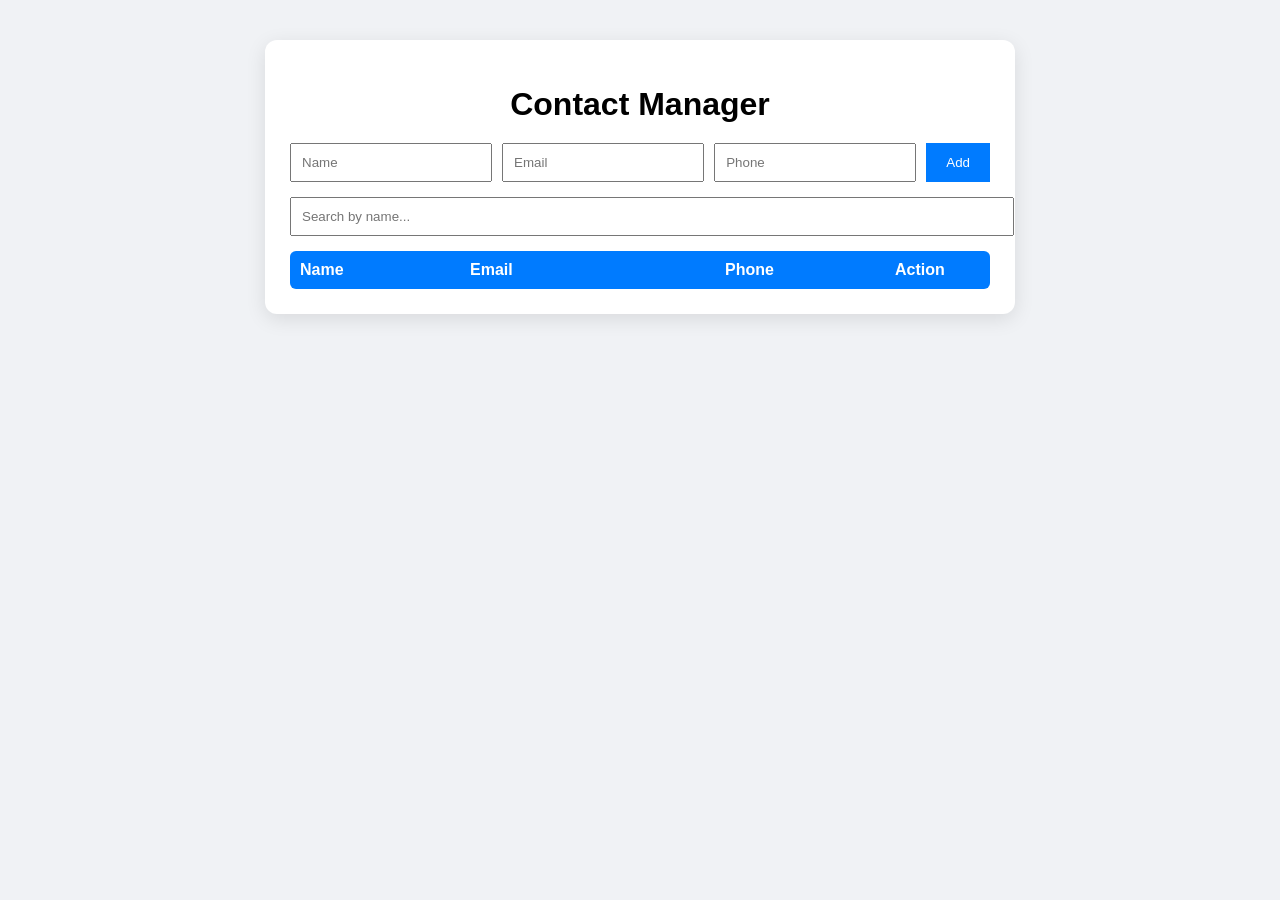
<file: Contact Management System/index.html>
<!DOCTYPE html>
<html lang="en">
<head>
    <meta charset="UTF-8">
    <title>Professional Contact Manager</title>
    <link rel="stylesheet" href="style.css">
</head>
<body>

<div class="container">

    <h1>Contact Manager</h1>

    <form id="contactForm" class="form">
        <input type="text" id="name" placeholder="Name" required>
        <input type="email" id="email" placeholder="Email" required>
        <input type="text" id="phone" placeholder="Phone" required>
        <button type="submit">Add</button>
    </form>

    <input type="text" id="search" placeholder="Search by name...">

    <div class="table">
        <div class="table-header">
            <span>Name</span>
            <span>Email</span>
            <span>Phone</span>
            <span>Action</span>
        </div>

        <div id="contactList"></div>
    </div>

</div>

<script src="script.js"></script>
</body>
</html>
</file>
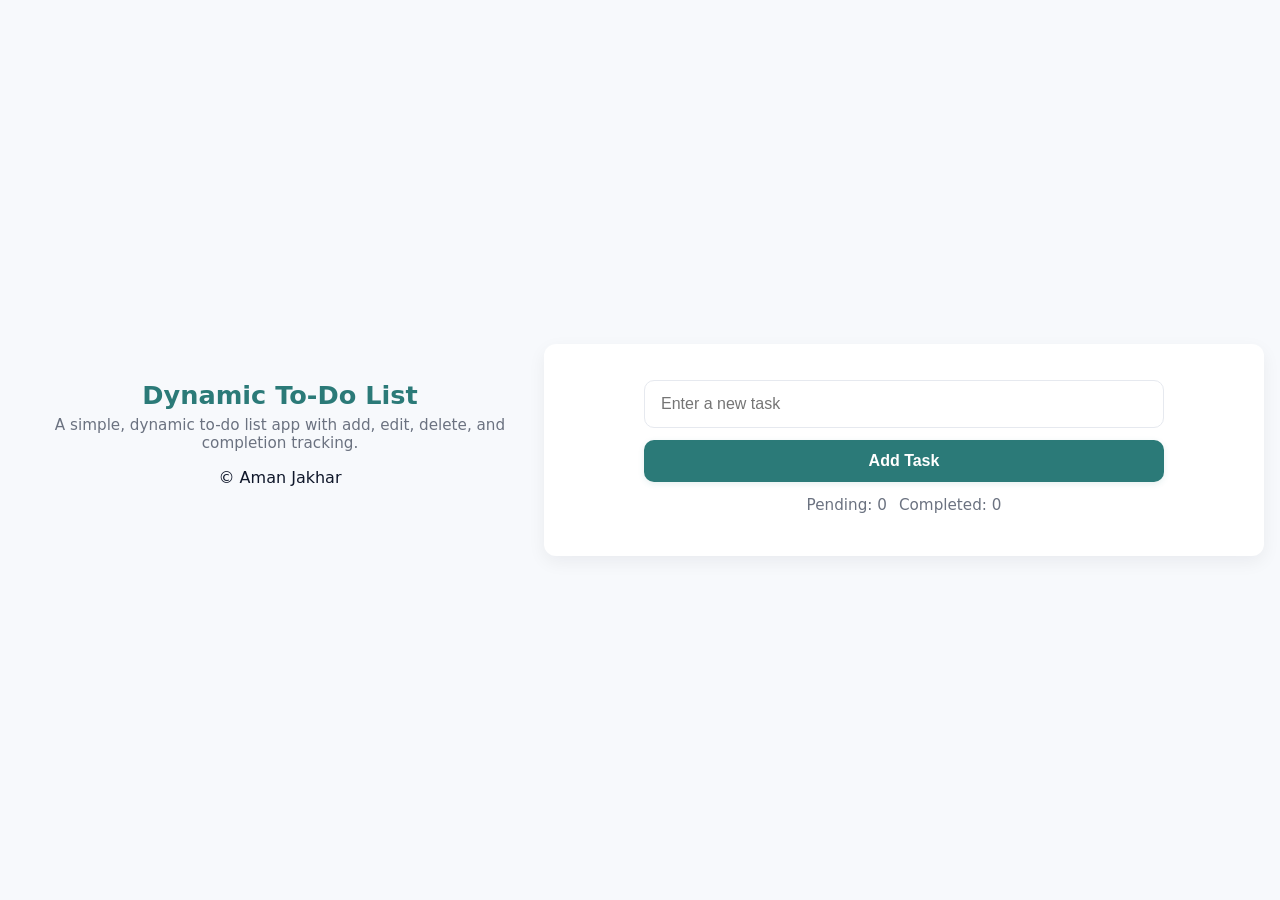
<file: Dynamic to do List/index.html>
<!--
Project: Dynamic To-Do List
Author: Aman Jakhar
Date: 2026-04-02
-->
<!DOCTYPE html>
<html lang="en">
<head>
  <meta charset="utf-8" />
  <meta name="viewport" content="width=device-width, initial-scale=1" />
  <title>Dynamic To-Do List</title>
  <link rel="stylesheet" href="style.css" />
</head>
<body>
  <header class="app-header">
    <h1>Dynamic To-Do List</h1>
    <p class="app-desc">A simple, dynamic to-do list app with add, edit, delete, and completion tracking.</p>
    <p class="copyright">© Aman Jakhar</p>
  </header>

  <main class="container">
    <section class="input-area">
      <label for="taskInput" class="visually-hidden">Enter a new task</label>
      <input id="taskInput" type="text" placeholder="Enter a new task" aria-label="Task input" />
      <button id="addBtn" type="button">Add Task</button>
    </section>

    <section class="counters">
      <span id="pendingCount">Pending: 0</span>
      <span id="completedCount">Completed: 0</span>
    </section>

    <section class="list-area">
      <ul id="taskList" aria-live="polite"></ul>
    </section>
  </main>

  <script src="script.js"></script>
</body>
</html>
</file>
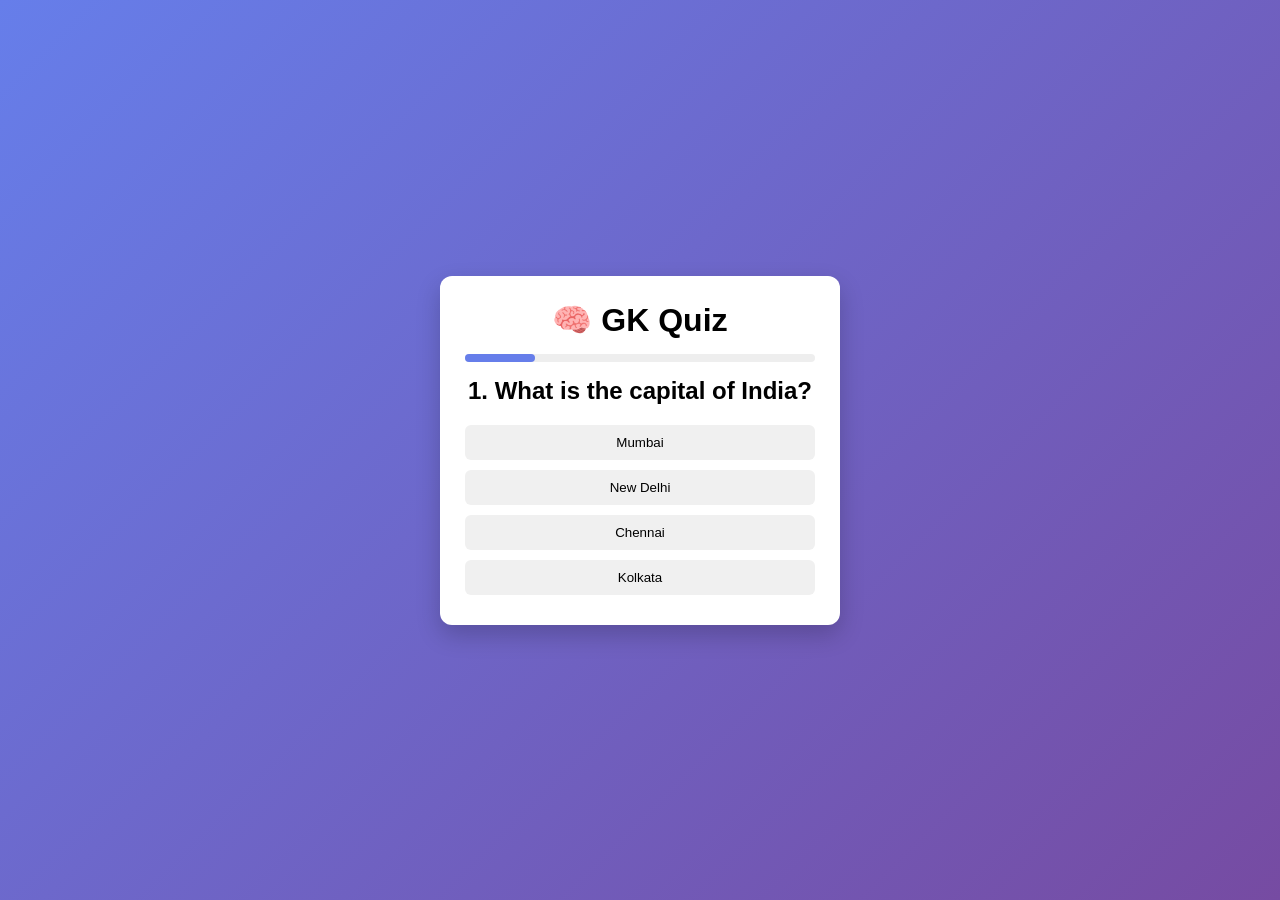
<file: Interactive quiz/index.html>
<!DOCTYPE html>
<html lang="en">
<head>
    <meta charset="UTF-8">
    <title>GK Quiz App</title>
    <link rel="stylesheet" href="style.css">
</head>
<body>

<div class="app">
    <h1>🧠 GK Quiz</h1>

    <div class="quiz">
        <div class="progress">
            <div id="progress-bar"></div>
        </div>

        <h2 id="question">Question</h2>

        <div id="answer-buttons"></div>

        <button id="next-btn">Next</button>
    </div>
</div>

<script src="script.js"></script>
</body>
</html>
</file>
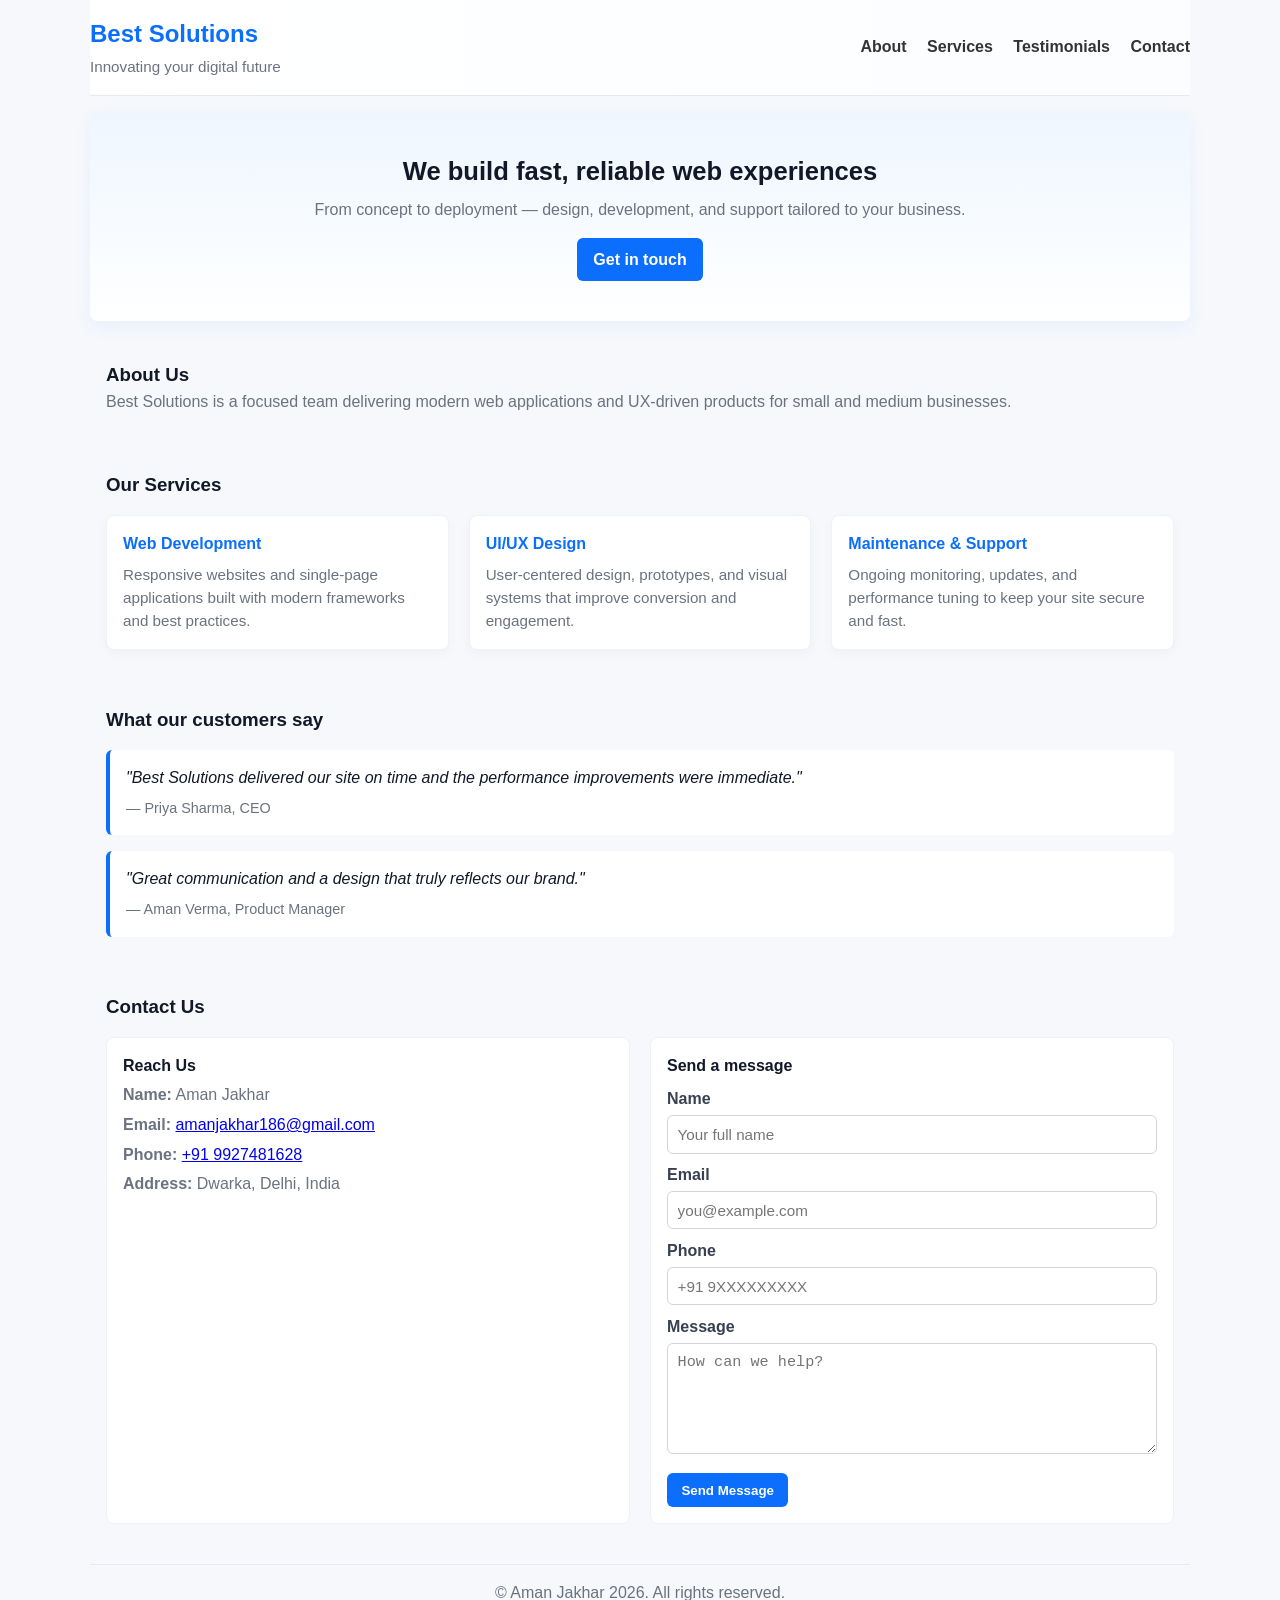
<file: Landing Page/index.html>
<!doctype html>
<html lang="en">
<head>
  <meta charset="utf-8" />
  <meta name="viewport" content="width=device-width,initial-scale=1" />
  <title>Best Solutions — Landing Page</title>
  <link rel="stylesheet" href="style.css" />
</head>
<body>
  <header id="site-header" class="container">
    <div class="brand">
      <h1 class="company-name">Best Solutions</h1>
      <p class="tagline">Innovating your digital future</p>
    </div>
    <nav class="main-nav">
      <a href="#about">About</a>
      <a href="#services">Services</a>
      <a href="#testimonials">Testimonials</a>
      <a href="#contact">Contact</a>
    </nav>
  </header>

  <section id="hero" class="hero container">
    <div class="hero-content">
      <h2>We build fast, reliable web experiences</h2>
      <p>From concept to deployment — design, development, and support tailored to your business.</p>
      <a class="cta" href="#contact">Get in touch</a>
    </div>
  </section>

  <main>
    <section id="about" class="container section about">
      <h3>About Us</h3>
      <p>Best Solutions is a focused team delivering modern web applications and UX-driven products for small and medium businesses.</p>
    </section>

    <section id="services" class="container section services">
      <h3>Our Services</h3>
      <div class="services-grid">
        <article class="service-card">
          <h4>Web Development</h4>
          <p>Responsive websites and single-page applications built with modern frameworks and best practices.</p>
        </article>

        <article class="service-card">
          <h4>UI/UX Design</h4>
          <p>User-centered design, prototypes, and visual systems that improve conversion and engagement.</p>
        </article>

        <article class="service-card">
          <h4>Maintenance & Support</h4>
          <p>Ongoing monitoring, updates, and performance tuning to keep your site secure and fast.</p>
        </article>
      </div>
    </section>

    <section id="testimonials" class="container section testimonials">
      <h3>What our customers say</h3>
      <div class="testimonials-list">
        <blockquote class="testimonial">
          <p class="quote">"Best Solutions delivered our site on time and the performance improvements were immediate."</p>
          <footer class="cite">— Priya Sharma, CEO</footer>
        </blockquote>

        <blockquote class="testimonial">
          <p class="quote">"Great communication and a design that truly reflects our brand."</p>
          <footer class="cite">— Aman Verma, Product Manager</footer>
        </blockquote>
      </div>
    </section>

    <section id="contact" class="container section contact">
      <h3>Contact Us</h3>

      <div class="contact-grid">
        <div class="contact-info">
          <h4>Reach Us</h4>
          <p><strong>Name:</strong> Aman Jakhar</p>
          <p><strong>Email:</strong> <a href="mailto:amanjakhar186@gmail.com">amanjakhar186@gmail.com</a></p>
          <p><strong>Phone:</strong> <a href="tel:+919304648633">+91 9927481628</a></p>
          <p><strong>Address:</strong> Dwarka, Delhi, India</p>
        </div>

        <div class="contact-form-wrapper">
          <h4>Send a message</h4>
          <form id="contact-form" class="contact-form" action="#" method="post" novalidate>
            <label for="name">Name</label>
            <input id="name" name="name" type="text" required placeholder="Your full name" />

            <label for="email">Email</label>
            <input id="email" name="email" type="email" required placeholder="you@example.com" />

            <label for="phone">Phone</label>
            <input id="phone" name="phone" type="tel" required placeholder="+91 9XXXXXXXXX" />

            <label for="message">Message</label>
            <textarea id="message" name="message" rows="5" required placeholder="How can we help?"></textarea>

            <button type="submit" class="btn-submit">Send Message</button>
          </form>
        </div>
      </div>
    </section>
  </main>

  <footer id="site-footer" class="container footer">
    <p class="copyright">© Aman Jakhar 2026. All rights reserved.</p>
  </footer>

  <script>
    document.getElementById('contact-form').addEventListener('submit', function (e) {
      e.preventDefault();
      alert('Thank you! Your message has been captured (UI only).');
      this.reset();
    });
  </script>
</body>
</html>
</file>
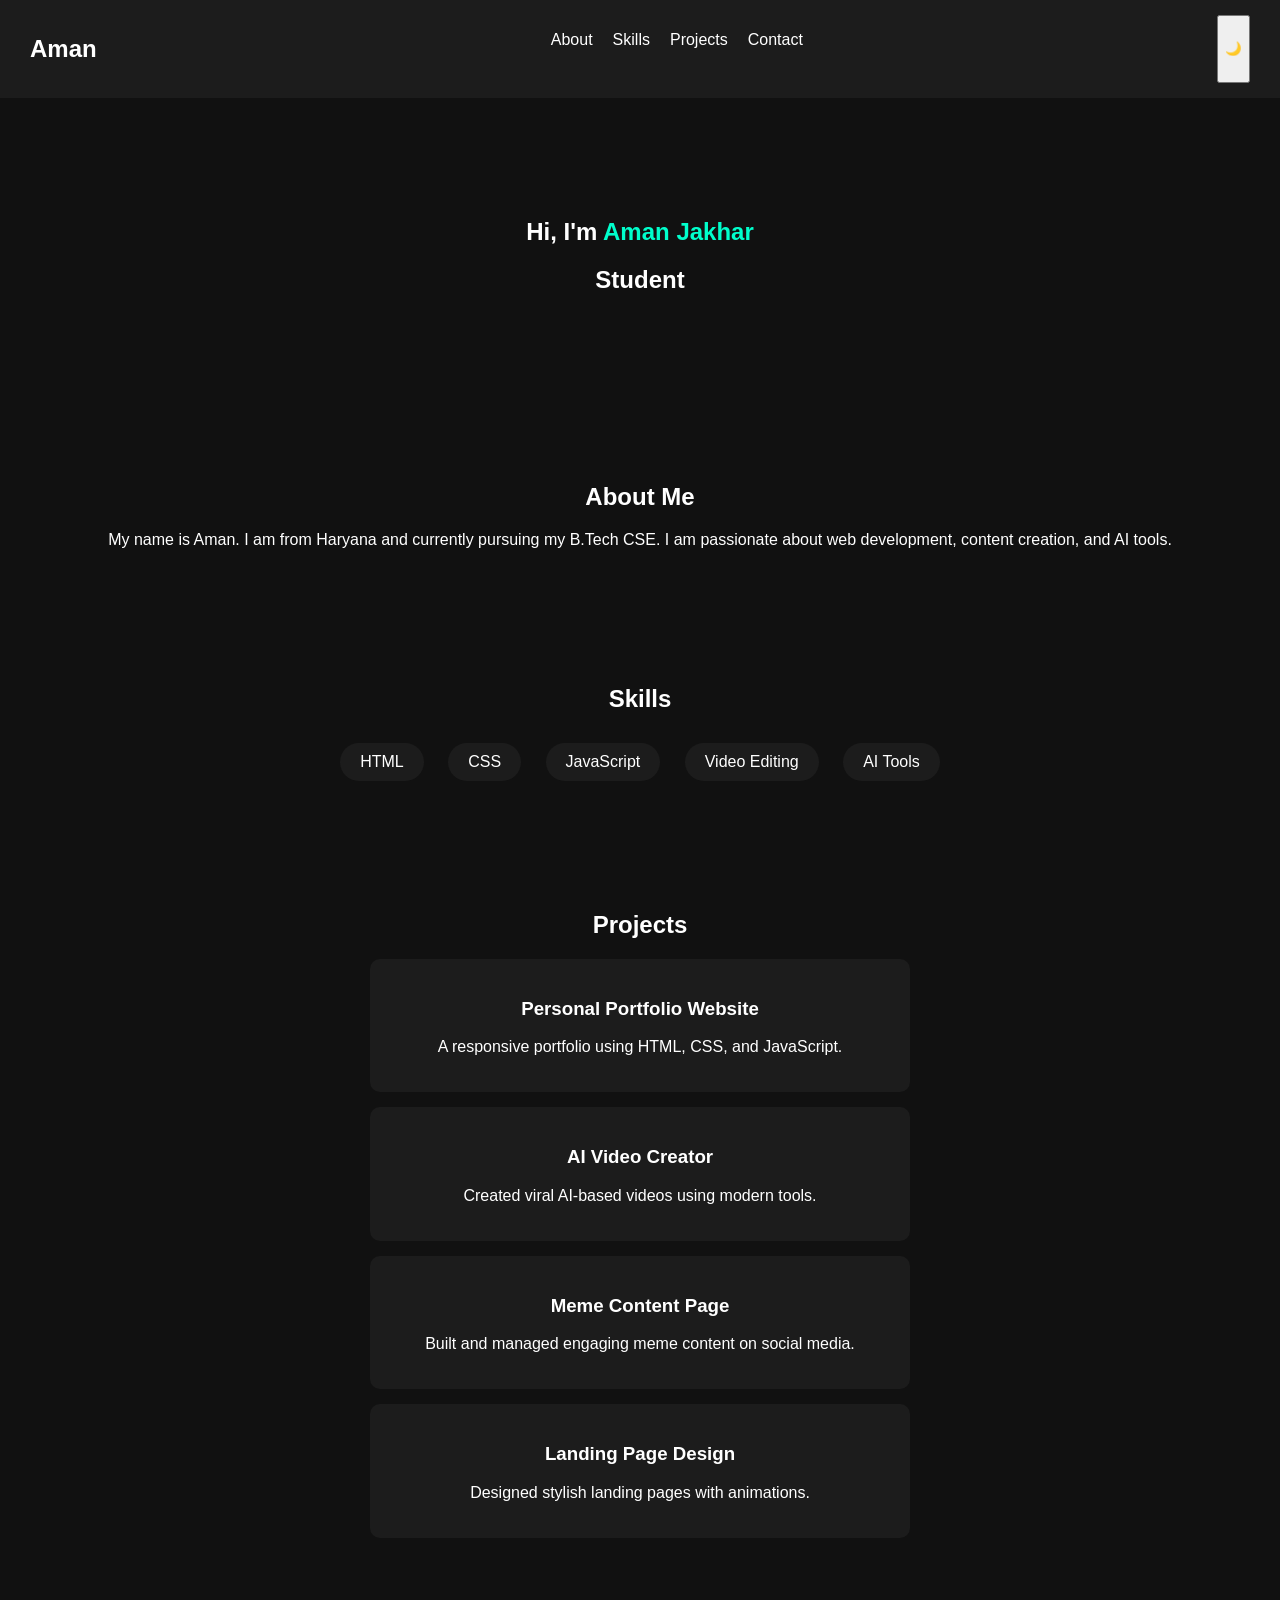
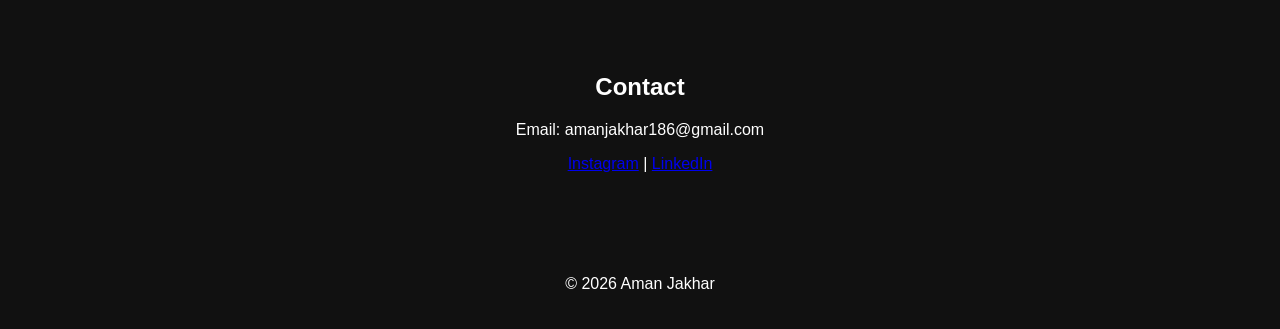
<file: Portfolio/index.html>
<!DOCTYPE html>
<html lang="en">
<head>
    <meta charset="UTF-8">
    <title>Aman Jakhar | Portfolio</title>
    <link rel="stylesheet" href="style.css">
</head>
<body>

    <!-- NAVBAR -->
    <nav>
        <h2>Aman</h2>
        <ul>
            <li><a href="#about">About</a></li>
            <li><a href="#skills">Skills</a></li>
            <li><a href="#projects">Projects</a></li>
            <li><a href="#contact">Contact</a></li>
        </ul>
        <button id="theme-toggle">🌙</button>
    </nav>

    <!-- HERO -->
    <section class="hero">
        <h1>Hi, I'm <span>Aman Jakhar</span></h1>
        <h2 id="typing"></h2>
    </section>

    <!-- ABOUT -->
    <section id="about">
        <h2>About Me</h2>
        <p>
            My name is Aman. I am from Haryana and currently pursuing my B.Tech CSE. 
            I am passionate about web development, content creation, and AI tools.
        </p>
    </section>

    <!-- SKILLS -->
    <section id="skills">
        <h2>Skills</h2>
        <div class="skills-container">
            <span>HTML</span>
            <span>CSS</span>
            <span>JavaScript</span>
            <span>Video Editing</span>
            <span>AI Tools</span>
        </div>
    </section>

    <!-- PROJECTS -->
    <section id="projects">
        <h2>Projects</h2>

        <div class="project">
            <h3>Personal Portfolio Website</h3>
            <p>A responsive portfolio using HTML, CSS, and JavaScript.</p>
        </div>

        <div class="project">
            <h3>AI Video Creator</h3>
            <p>Created viral AI-based videos using modern tools.</p>
        </div>

        <div class="project">
            <h3>Meme Content Page</h3>
            <p>Built and managed engaging meme content on social media.</p>
        </div>

        <div class="project">
            <h3>Landing Page Design</h3>
            <p>Designed stylish landing pages with animations.</p>
        </div>

    </section>

    <!-- CONTACT -->
    <section id="contact">
        <h2>Contact</h2>
        <p>Email: amanjakhar186@gmail.com</p>
        <p>
            <a href="https://www.instagram.com/aman_jakhar420" target="_blank">Instagram</a> |
            <a href="https://www.linkedin.com/in/aman-jakhar-6a572339a" target="_blank">LinkedIn</a>
        </p>
    </section>

    <footer>
        <p>© 2026 Aman Jakhar</p>
    </footer>

    <script src="script.js"></script>
</body>
</html>
</file>
<file: Contact Management System/style.css>
body {
    font-family: "Segoe UI", sans-serif;
    background: #f0f2f5;
    margin: 0;
}

.container {
    width: 700px;
    margin: 40px auto;
    background: #fff;
    padding: 25px;
    border-radius: 12px;
    box-shadow: 0 5px 20px rgba(0,0,0,0.1);
}

h1 {
    text-align: center;
    margin-bottom: 20px;
}

.form {
    display: flex;
    gap: 10px;
    margin-bottom: 15px;
}

.form input {
    flex: 1;
    padding: 10px;
}

.form button {
    padding: 10px 20px;
    background: #007bff;
    color: white;
    border: none;
    cursor: pointer;
}

#search {
    width: 100%;
    padding: 10px;
    margin-bottom: 15px;
}

.table {
    width: 100%;
}

.table-header, .row {
    display: grid;
    grid-template-columns: 2fr 3fr 2fr 1fr;
    padding: 10px;
    align-items: center;
}

.table-header {
    background: #007bff;
    color: white;
    font-weight: bold;
    border-radius: 6px;
}

.row {
    background: #f9f9f9;
    margin-top: 8px;
    border-radius: 6px;
    transition: 0.2s;
}

.row:hover {
    background: #eef4ff;
}

.delete-btn {
    background: red;
    color: white;
    border: none;
    padding: 5px;
    cursor: pointer;
}
</file>
<file: Dynamic to do List/style.css>
/* style.css
   Vertical, centered input layout for Dynamic To-Do List
   Author: Rohit Kumar
   Date: 2026-04-02
*/

:root{
  --bg:#f7f9fc;
  --card:#ffffff;
  --accent:#2b7a78;
  --muted:#6b7280;
  --danger:#e63946;
  --success:#2a9d8f;
  --shadow: 0 6px 18px rgba(16,24,40,0.06);
  --radius:12px;
  font-family: Inter, system-ui, -apple-system, "Segoe UI", Roboto, "Helvetica Neue", Arial;
}

*{box-sizing:border-box}
body{
  margin:0;
  background:var(--bg);
  color:#0f172a;
  display:flex;
  min-height:100vh;
  align-items:center;
  justify-content:center;
  padding:32px 16px;
}

.container{
  width:100%;
  max-width:720px;
  background:var(--card);
  border-radius:var(--radius);
  box-shadow:var(--shadow);
  padding:28px;
}

/* Header */
.app-header{
  text-align:center;
  margin-bottom:18px;
}

.app-header h1{
  margin:0;
  font-size:1.6rem;
  color:var(--accent);
}

.app-desc{
  margin:6px 0 0 0;
  color:var(--muted);
  font-size:0.95rem;
}

/* Input area stacked vertically and centered */
.input-area{
  display:flex;
  flex-direction:column;
  gap:12px;
  margin-top:8px;
  align-items:center; /* center the input/button block */
}

/* Make the input and button share the same max width */
.input-area > *{
  width:100%;
  max-width:520px;
}

/* Input styling */
#taskInput{
  padding:14px 16px;
  border:1px solid #e6e9ef;
  border-radius:10px;
  font-size:1rem;
  outline:none;
  transition:box-shadow .15s, border-color .15s;
  width:100%;
}

#taskInput:focus{
  border-color:var(--accent);
  box-shadow:0 0 0 6px rgba(43,122,120,0.06);
}

/* Button styling: full-width block look on desktop and mobile */
#addBtn{
  background:var(--accent);
  color:white;
  border:none;
  padding:12px 16px;
  border-radius:10px;
  cursor:pointer;
  font-weight:700;
  font-size:1rem;
  width:100%;
  box-shadow:0 2px 6px rgba(43,122,120,0.12);
}

/* Counters */
.counters{
  display:flex;
  gap:12px;
  margin:14px 0;
  color:var(--muted);
  font-size:0.95rem;
  justify-content:center;
}

/* Task list */
.list-area{
  margin-top:8px;
}

#taskList{
  list-style:none;
  padding:0;
  margin:0;
  display:flex;
  flex-direction:column;
  gap:10px;
}

.task-item{
  display:flex;
  align-items:center;
  gap:12px;
  padding:12px 14px;
  border-radius:10px;
  border:1px solid #eef2f6;
  background:linear-gradient(180deg, rgba(255,255,255,0.6), rgba(250,250,250,0.6));
}

.task-left{
  display:flex;
  align-items:center;
  gap:10px;
  flex:1;
  min-width:0;
}

.task-text{
  font-size:1rem;
  color:#0f172a;
  word-break:break-word;
}

.task-text.completed{
  text-decoration:line-through;
  color:var(--muted);
  opacity:0.85;
}

.task-actions{
  display:flex;
  gap:8px;
  align-items:center;
}

.icon-btn{
  background:transparent;
  border:1px solid transparent;
  padding:6px 8px;
  border-radius:6px;
  cursor:pointer;
  font-size:0.9rem;
}

.icon-btn.edit{
  color:#0f172a;
  border-color:#e6e9ef;
}

.icon-btn.delete{
  color:var(--danger);
  border-color:rgba(230,57,70,0.08);
}

.icon-btn.save{
  color:var(--success);
  border-color:rgba(42,157,143,0.08);
}

/* Accessibility helper (visually hidden label) */
.visually-hidden{
  position:absolute;
  left:-9999px;
  top:auto;
  width:1px;
  height:1px;
  overflow:hidden;
}

/* Responsive tweaks */
@media (max-width:520px){
  .container{padding:18px}
  #taskInput{padding:12px}
  #addBtn{padding:12px}
  .input-area > *{max-width:100%}
}
</file>
<file: Interactive quiz/style.css>
* {
    margin: 0;
    padding: 0;
    box-sizing: border-box;
    font-family: Arial, sans-serif;
}

body {
    background: linear-gradient(135deg, #667eea, #764ba2);
    display: flex;
    justify-content: center;
    align-items: center;
    height: 100vh;
}

/* App Card */
.app {
    background: #fff;
    width: 400px;
    padding: 25px;
    border-radius: 12px;
    box-shadow: 0 10px 25px rgba(0,0,0,0.2);
    text-align: center;
}

h1 {
    margin-bottom: 15px;
}

/* Progress Bar */
.progress {
    background: #eee;
    border-radius: 10px;
    height: 8px;
    margin-bottom: 15px;
}

#progress-bar {
    height: 8px;
    width: 0%;
    background: #667eea;
    border-radius: 10px;
    transition: 0.3s;
}

/* Question */
#question {
    margin-bottom: 15px;
}

/* Buttons */
#answer-buttons {
    display: flex;
    flex-direction: column;
}

.btn {
    padding: 10px;
    margin: 5px 0;
    border: none;
    background: #f0f0f0;
    cursor: pointer;
    border-radius: 6px;
    transition: 0.3s;
}

.btn:hover {
    background: #ddd;
}

.correct {
    background: #4caf50;
    color: white;
}

.wrong {
    background: #f44336;
    color: white;
}

#next-btn {
    margin-top: 15px;
    padding: 10px;
    background: #667eea;
    color: white;
    border: none;
    border-radius: 6px;
    cursor: pointer;
    display: none;
}

#next-btn:hover {
    background: #5a67d8;
}
</file>
<file: Landing Page/style.css>
:root{
  --bg:#f6f8fb;
  --card:#ffffff;
  --accent:#0b6efd;
  --muted:#6b7280;
  --container-width:1100px;
  --radius:8px;
  --gap:1.25rem;
  font-family: "Segoe UI", Roboto, Arial, sans-serif;
}

* {
  box-sizing: border-box;
  margin: 0;
  padding: 0;
}

body {
  background: var(--bg);
  color: #111827;
  line-height: 1.5;
}

.container {
  max-width: var(--container-width);
  margin: 0 auto;
  padding: 1rem;
}

#site-header {
  display:flex;
  justify-content:space-between;
  align-items:center;
  padding:1rem 0;
  border-bottom:1px solid #e6e9ef;
  background: linear-gradient(90deg,#ffffff, #fbfdff);
}

.company-name {
  font-size:1.5rem;
  color:var(--accent);
  margin-bottom:0.25rem;
}

.tagline {
  color:var(--muted);
  font-size:0.95rem;
}

.main-nav a {
  margin-left:1rem;
  color:#333;
  text-decoration:none;
  font-weight:600;
}
.main-nav a:hover { color:var(--accent); }

.hero {
  background: linear-gradient(180deg, #eef6ff 0%, #ffffff 100%);
  padding:2.5rem 1rem;
  margin-top:1rem;
  border-radius: var(--radius);
  box-shadow: 0 6px 18px rgba(11,110,253,0.06);
  text-align:center;
}
.hero-content h2 {
  font-size:1.6rem;
  margin-bottom:0.5rem;
}
.hero-content p { color:var(--muted); margin-bottom:1rem; }
.cta {
  display:inline-block;
  background:var(--accent);
  color:#fff;
  padding:0.6rem 1rem;
  border-radius:6px;
  text-decoration:none;
  font-weight:700;
}

.section {
  margin-top:1.5rem;
  padding:1rem;
  background:transparent;
}

.about p { color:var(--muted); line-height:1.6; }

.services-grid {
  display:grid;
  grid-template-columns: repeat(auto-fit, minmax(220px, 1fr));
  gap:var(--gap);
  margin-top:1rem;
}

.service-card {
  background:var(--card);
  padding:1rem;
  border-radius:8px;
  border:1px solid #eef2f7;
  box-shadow: 0 4px 12px rgba(15,23,42,0.03);
}
.service-card h4 { color:var(--accent); margin-bottom:0.5rem; }
.service-card p { color:var(--muted); font-size:0.95rem; }

.testimonials-list {
  display:flex;
  flex-direction:column;
  gap:1rem;
  margin-top:1rem;
}
.testimonial {
  background:#fff;
  padding:1rem;
  border-left:4px solid var(--accent);
  border-radius:6px;
  color:#111827;
}
.testimonial .quote { font-style:italic; color:#111827; margin-bottom:0.5rem; }
.testimonial .cite { color:var(--muted); font-size:0.9rem; }

.contact-grid {
  display:grid;
  grid-template-columns: 1fr 1fr;
  gap:var(--gap);
  margin-top:1rem;
}
.contact-info { background:var(--card); padding:1rem; border-radius:8px; border:1px solid #eef2f7; }
.contact-info p { color:var(--muted); margin:0.35rem 0; }

.contact-form-wrapper { background:var(--card); padding:1rem; border-radius:8px; border:1px solid #eef2f7; }
.contact-form label { display:block; margin-top:0.6rem; color:#374151; font-weight:600; }
.contact-form input,
.contact-form textarea {
  width:100%;
  padding:0.6rem;
  margin-top:0.25rem;
  border:1px solid #d1d5db;
  border-radius:6px;
  font-size:0.95rem;
}
.btn-submit {
  margin-top:0.75rem;
  background:var(--accent);
  color:#fff;
  padding:0.6rem 0.9rem;
  border:none;
  border-radius:6px;
  cursor:pointer;
  font-weight:700;
}
.btn-submit:hover { opacity:0.95; }

.footer {
  margin-top:1.5rem;
  padding:1rem 0;
  text-align:center;
  color:var(--muted);
  border-top:1px solid #e6e9ef;
}

@media (max-width:800px) {
  .contact-grid { grid-template-columns: 1fr; }
  #site-header { flex-direction:column; align-items:flex-start; gap:0.5rem; }
}
</file>
<file: Portfolio/style.css>
:root {
    --bg: #111;
    --text: #fff;
    --card: #1c1c1c;
}

.light {
    --bg: #f5f5f5;
    --text: #111;
    --card: #fff;
}

body {
    margin: 0;
    font-family: 'Poppins', sans-serif;
    background: var(--bg);
    color: var(--text);
    transition: 0.3s;
}

/* NAV */
nav {
    display: flex;
    justify-content: space-between;
    padding: 15px 30px;
    background: var(--card);
}

nav ul {
    display: flex;
    list-style: none;
    gap: 20px;
}

nav a {
    text-decoration: none;
    color: var(--text);
}

/* HERO */
.hero {
    text-align: center;
    padding: 100px 20px;
}

.hero span {
    color: #00ffcc;
}

/* SECTIONS */
section {
    padding: 50px;
    text-align: center;
}

/* SKILLS */
.skills-container span {
    display: inline-block;
    margin: 10px;
    padding: 10px 20px;
    background: var(--card);
    border-radius: 20px;
}

/* PROJECTS */
.project {
    background: var(--card);
    padding: 20px;
    margin: 15px auto;
    max-width: 500px;
    border-radius: 10px;
    transition: transform 0.3s;
}

.project:hover {
    transform: scale(1.05);
}

/* FOOTER */
footer {
    text-align: center;
    padding: 20px;
}
</file>
